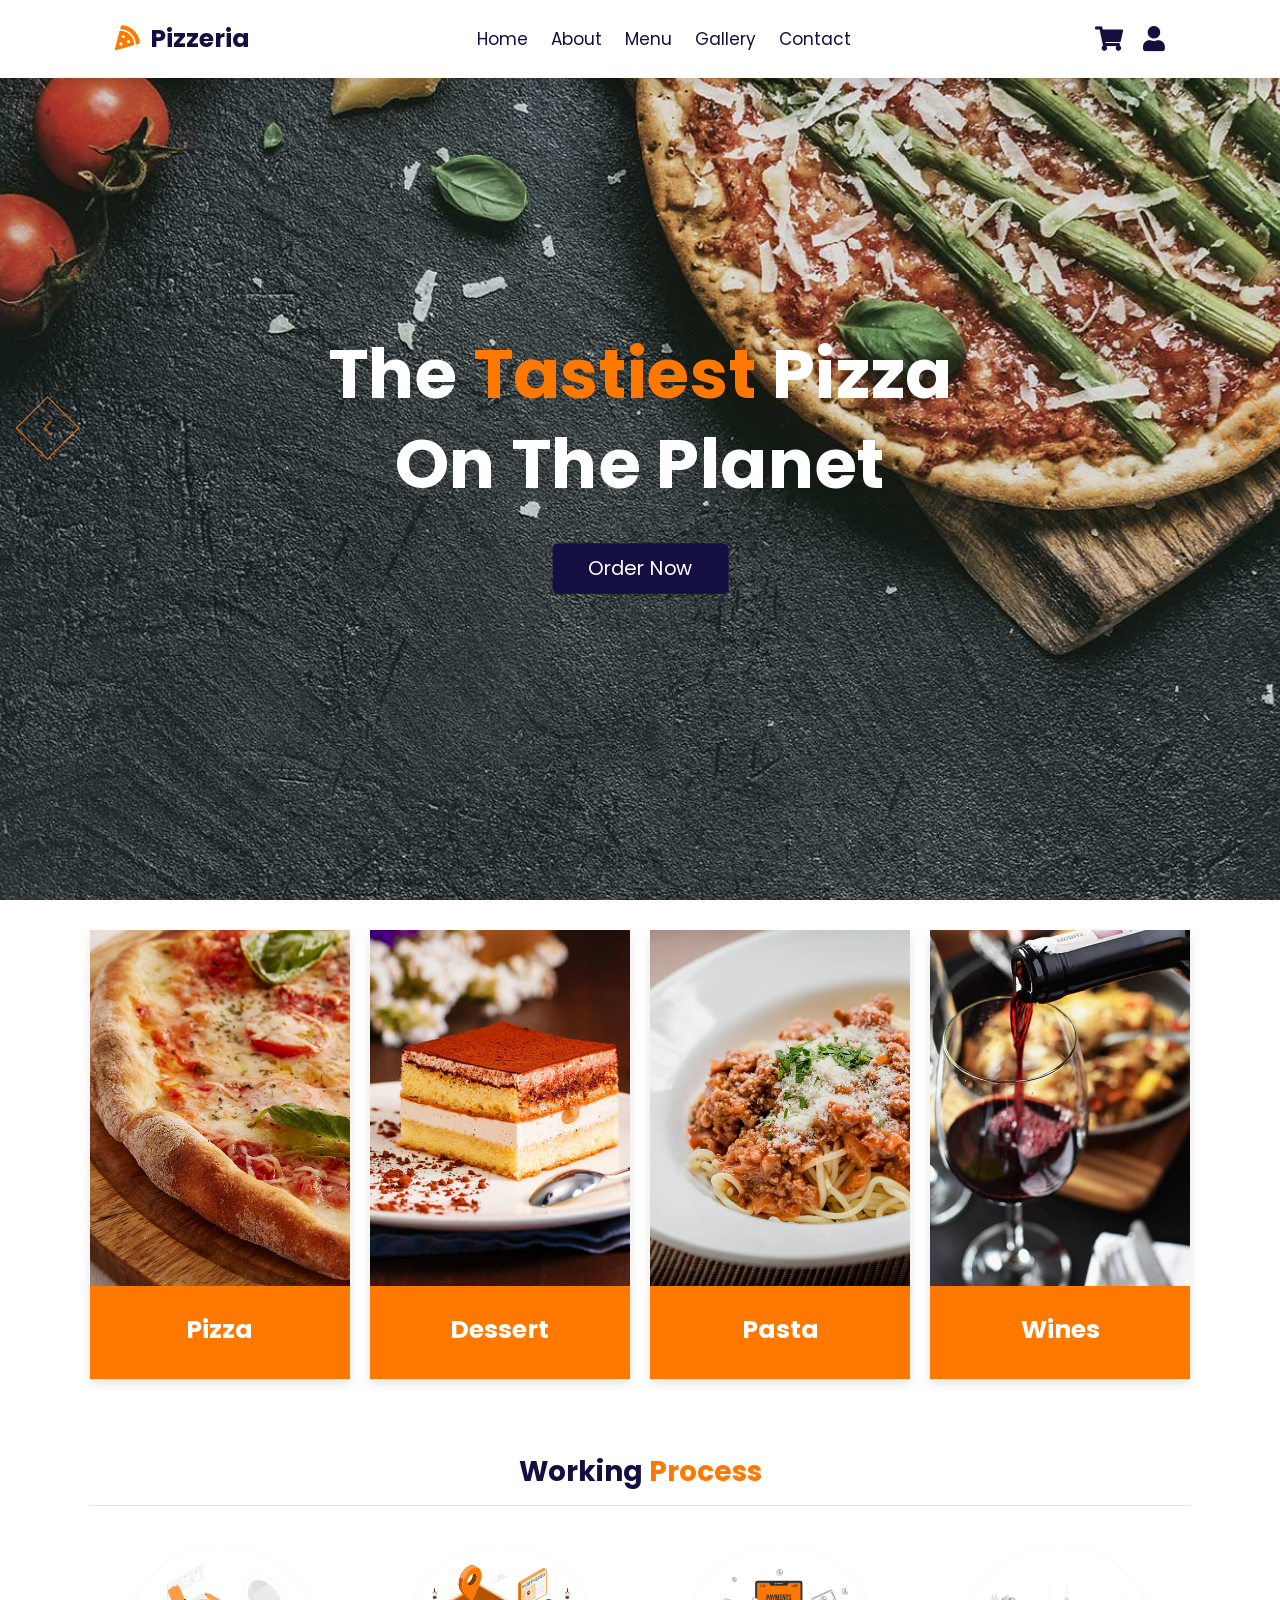
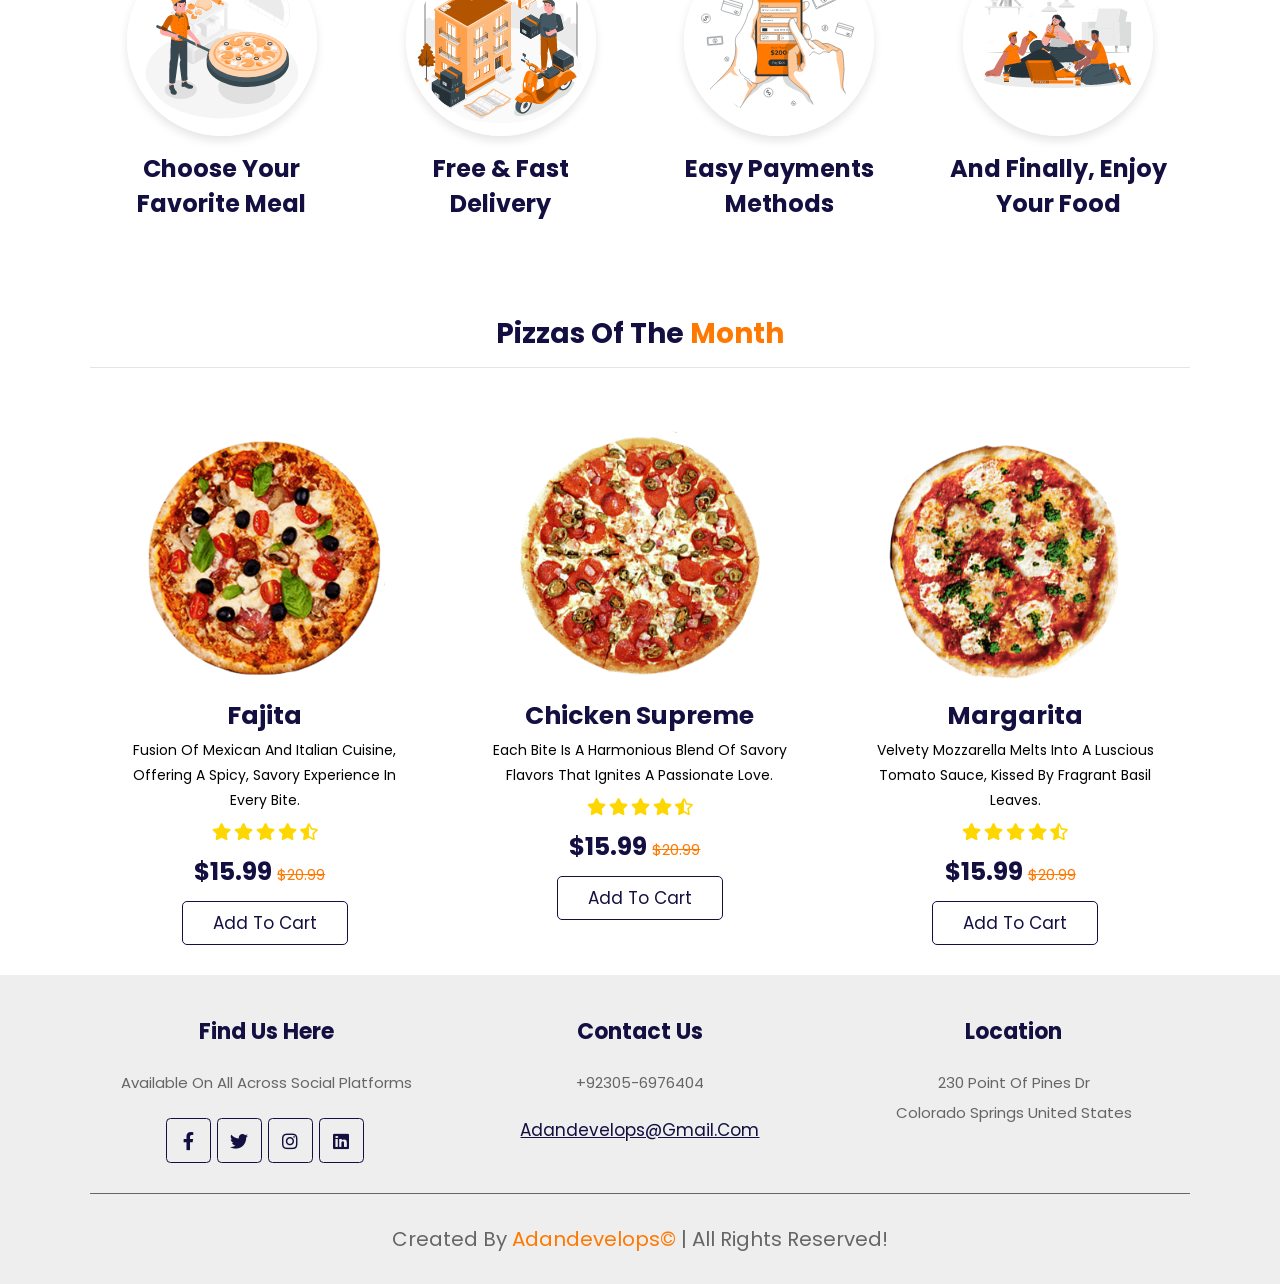
<file: index.html>
<!DOCTYPE html>
<html lang="en">
<head>
    <meta charset="UTF-8">
    <meta http-equiv="X-UA-Compatible" content="IE=edge">
    <meta name="viewport" content="width=device-width, initial-scale=1.0">
    <title>Pizzeria</title>
    <!-- font awesome cdn link  -->
    <link rel="stylesheet" href="https://cdnjs.cloudflare.com/ajax/libs/font-awesome/5.15.4/css/all.min.css">
    <!-- swiper cdn link -->
    <link rel="stylesheet" href="https://cdn.jsdelivr.net/npm/swiper@9/swiper-bundle.min.css"/>
    <!-- custom css link -->
    <link rel="stylesheet" href="style.css">
    <link rel="icon" type="image/png" href="pizza-3.png" sizes="32x32">
</head>
<body>
    
    <!-- header section starts -->

    <header class="header">

        <a href="home.html" class="logo"> <i class="fas fa-pizza-slice"></i> Pizzeria</a>

        <nav class="navbar">
            <a href="home.html">home</a>
            <a href="about.html">about</a>
            <a href="menu.html">menu</a>
            <a href="gallery.html">gallery</a>
            <a href="contact.html">contact</a>
        </nav>

        <div class="icons">
            <div id="cart" class="fas fa-shopping-cart"></div>
            <div id="login" class="fas fa-user"></div>
            <div id="menu" class="fas fa-bars"></div>
        </div>

        <div class="shopping-cart">

            <div class="box">
                <i class="fas fa-times"></i>
                <img src="cart-1.png" alt="">
                <div class="content">
                    <h3>pizza</h3>
                    <span class="quantity">1</span>
                    <span class="multiply">x</span>
                    <span class="price">$ 20</span>
                </div>
            </div>

            <div class="box">
                <i class="fas fa-times"></i>
                <img src="cart-2.png" alt="">
                <div class="content">
                    <h3>pizza</h3>
                    <span class="quantity">1</span>
                    <span class="multiply">x</span>
                    <span class="price">$ 20</span>
                </div>
            </div>

            <div class="box">
                <i class="fas fa-times"></i>
                <img src="cart-3.png" alt="">
                <div class="content">
                    <h3>pizza</h3>
                    <span class="quantity">1</span>
                    <span class="multiply">x</span>
                    <span class="price">$ 20</span>
                </div>
            </div>
            <h3 class="total">total: $60</h3>
            <a href="#" class="btn">checkout cart</a>
        </div>

        <form action="" class="login-form">
            <h3>login form</h3>
            <input type="email" placeholder="Enter your email" class="box">
            <input type="password" placeholder="Enter your password" class="box">
            <div class="remember">
                <input type="checkbox" name="" id="remember-me">
                <label for="remember-me">remember me</label>
            </div>
            <input type="submit" value="login" class="btn">
        </form>
       
    </header>

    <!-- header section ends -->

    <!-- home section starts -->

    <section class="home">

        <div class="swiper home-slider">

            <div class="swiper-wrapper">

                <div class="swiper-slide slide" style="background: url(slider-1.jpg) no-repeat;">
                    <div class="content">
                        <h3>The <span>tastiest</span> pizza <br> on the planet</h3>
                        <a href="#" class="btn">order now</a>
                    </div>
                </div>

                <div class="swiper-slide slide" style="background: url(slider-2.jpg) no-repeat;">
                    <div class="content">
                        <h3>the <span>tastiest</span> pizza <br> on the planet</h3>
                        <a href="#" class="btn">order now</a>
                    </div>
                </div>

                <div class="swiper-slide slide" style="background: url(slider-3.jpg) no-repeat;">
                    <div class="content">
                        <h3>the <span>tastiest</span> pizza <br> on the planet</h3>
                        <a href="#" class="btn">order now</a>
                    </div>
                </div>

            </div>

            <div class="swiper-button-prev"></div>
            <div class="swiper-button-next"></div>

        </div>

    </section>

    <!-- home section ends -->

    <!-- banner section starts -->

    <section class="banner">

        <div class="box-container">

            <div class="box">
                <div class="image">
                    <img src="banner-1.jpg" alt="">
                </div>
                <div class="content">
                    <h3>pizza</h3>
                </div>
            </div>

            <div class="box">
                <div class="image">
                    <img src="banner-2.jpg" alt="">
                </div>
                <div class="content">
                    <h3>dessert</h3>
                </div>
            </div>

            <div class="box">
                <div class="image">
                    <img src="banner-3.jpg" alt="">
                </div>
                <div class="content">
                    <h3>pasta</h3>
                </div>
            </div>

            <div class="box">
                <div class="image">
                    <img src="banner-4.jpg" alt="">
                </div>
                <div class="content">
                    <h3>wines</h3>
                </div>
            </div>

        </div>

    </section>

    <!-- banner section ends -->

    <!-- steps section starts -->

    <section class="steps">

        <h1 class="title">Working <span>Process</span></h1>

        <div class="box-container">

            <div class="box">
                <img src="work-1.gif" alt="">
                <h3>choose your favorite Meal</h3>
            </div>

            <div class="box">
                <img src="work-2.gif" alt="">
                <h3>free & fast delivery</h3>
            </div>

            <div class="box">
                <img src="work-3.gif" alt="">
                <h3>easy payments methods</h3>
            </div>

            <div class="box">
                <img src="work-4.gif" alt="">
                <h3>and finally, enjoy your food</h3>
            </div>

        </div>

    </section>

    <!-- steps section ends -->

    <!-- pizza menu section starts -->

    <section class="pizzas">

        <h1 class="title">pizzas of the <span>month</span></h1>

        <div class="box-container">

            <div class="box">
                <img src="pizza-1.png" alt="">
                <h3>Fajita</h3>
                <p>Fusion of Mexican and Italian cuisine, offering a spicy, savory experience in every bite.</p>
                <div class="stars">
                    <i class="fas fa-star"></i>
                    <i class="fas fa-star"></i>
                    <i class="fas fa-star"></i>
                    <i class="fas fa-star"></i>
                    <i class="fas fa-star-half-alt"></i>
                </div>
                <div class="price">$15.99 <span>$20.99</span></div>
                <a href="#" class="btn">add to cart</a>
            </div>

            <div class="box">
                <img src="pizza-2.png" alt="">
                <h3>Chicken Supreme</h3>
                <p>Each bite is a harmonious blend of savory flavors that ignites a passionate love.</p>
                <div class="stars">
                    <i class="fas fa-star"></i>
                    <i class="fas fa-star"></i>
                    <i class="fas fa-star"></i>
                    <i class="fas fa-star"></i>
                    <i class="fas fa-star-half-alt"></i>
                </div>
                <div class="price">$15.99 <span>$20.99</span></div>
                <a href="#" class="btn">add to cart</a>
            </div>

            <div class="box">
                <img src="pizza-3.png" alt="">
                <h3>margarita</h3>
                <p>velvety mozzarella melts into a luscious tomato sauce, kissed by fragrant basil leaves.</p>
                <div class="stars">
                    <i class="fas fa-star"></i>
                    <i class="fas fa-star"></i>
                    <i class="fas fa-star"></i>
                    <i class="fas fa-star"></i>
                    <i class="fas fa-star-half-alt"></i>
                </div>
                <div class="price">$15.99 <span>$20.99</span></div>
                <a href="#" class="btn">add to cart</a>
            </div>

        </div>

    </section>

    <!-- pizza menu section ends -->

    <!-- footer section starts -->

    <section class="footer">

        <div class="box-container">

            <div class="box">
                <h3>find us here</h3>
                <p>Available on all across Social Platforms</p>
                <div class="share">
                    <a href="#" class="fab fa-facebook-f"></a>
                    <a href="#" class="fab fa-twitter"></a>
                    <a href="#" class="fab fa-instagram"></a>
                    <a href="#" class="fab fa-linkedin"></a>
                </div>
            </div>

            <div class="box">
                <h3>contact us</h3>
                <p>+92305-6976404</p>
                <a href="#" class="link">Adandevelops@gmail.com</a>
            </div>

            <div class="box">
                <h3>Location</h3>
                <p>230 point of pines dr <br>
                    colorado springs
                    united states</p>
            </div>

        </div>
        <div class="credit">created by <span>Adandevelops© </span> | all rights reserved!</div>

    </section>

    <!-- footer section ends -->



  











    <!-- swiper cdn link -->
    <script src="https://cdn.jsdelivr.net/npm/swiper@9/swiper-bundle.min.js"></script>

    <!-- custom js link -->
    <script src="script.js"></script>

</body>
</html>
</file>
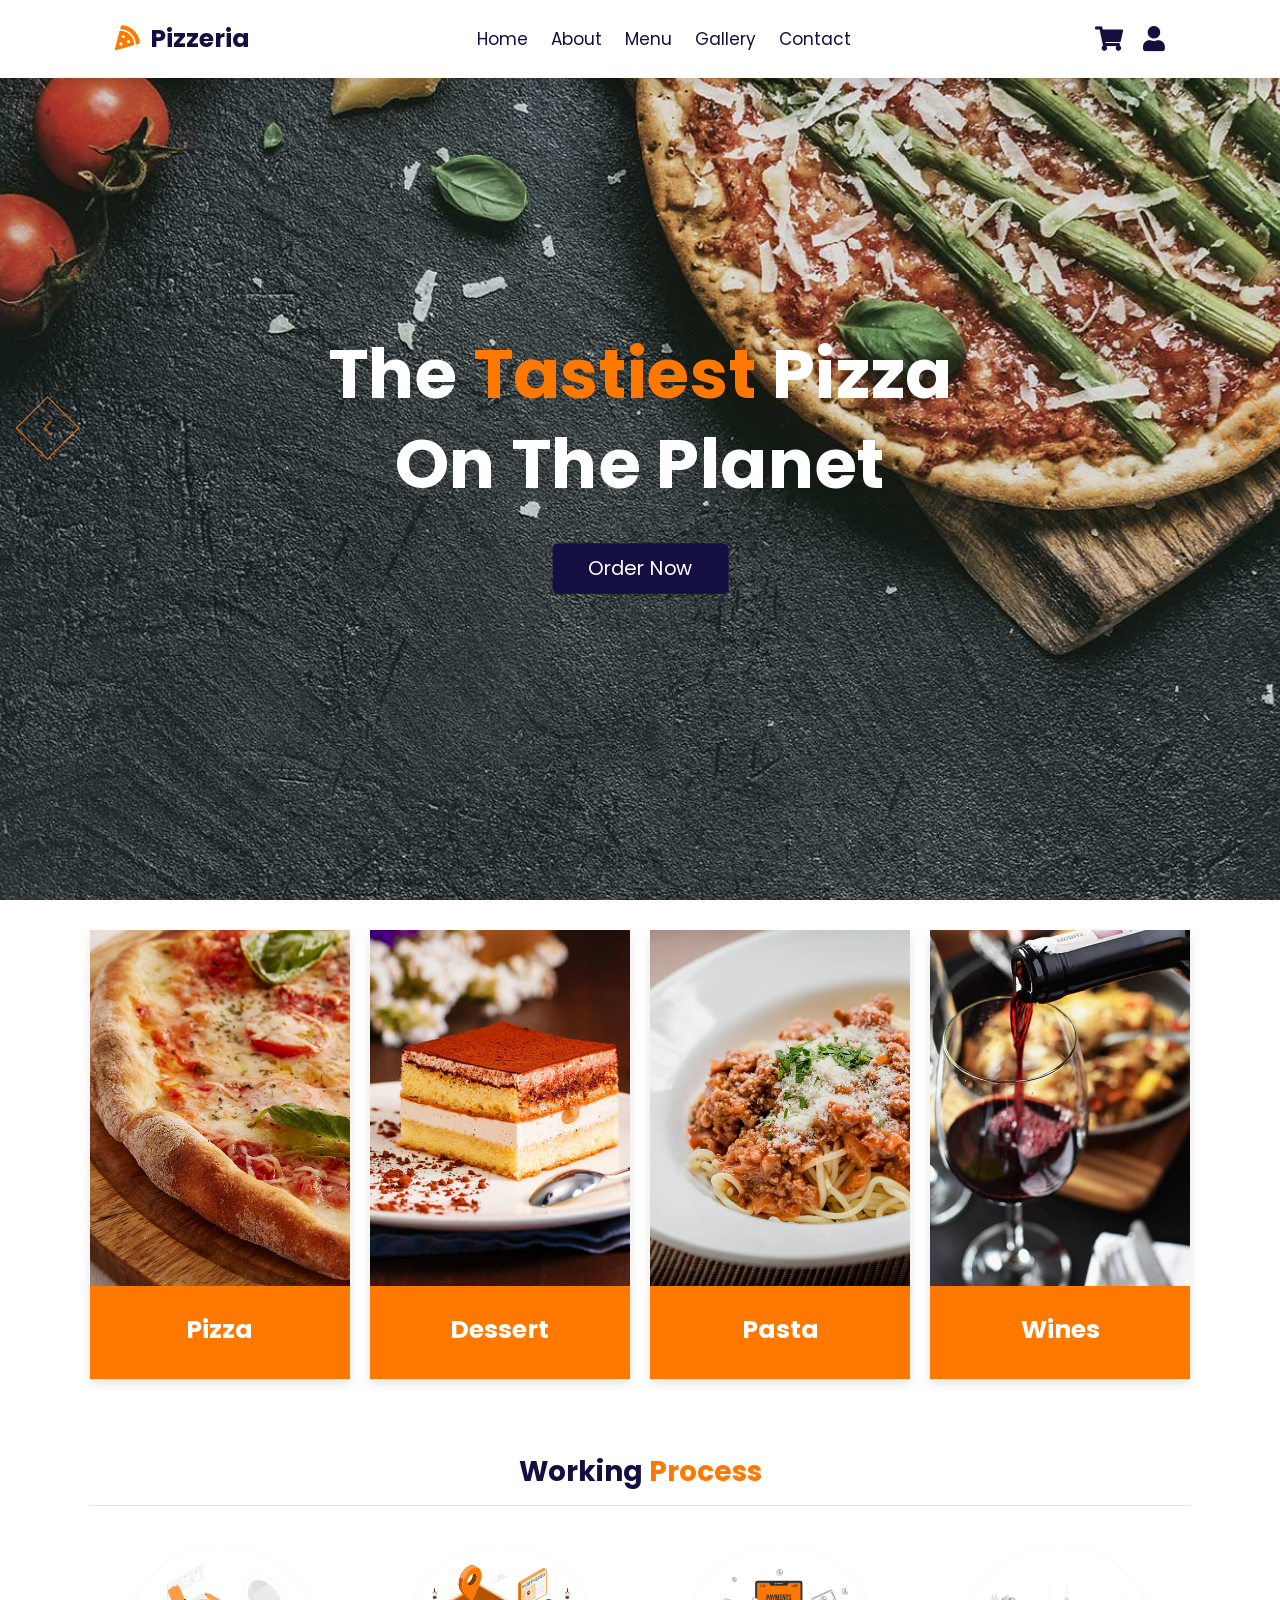
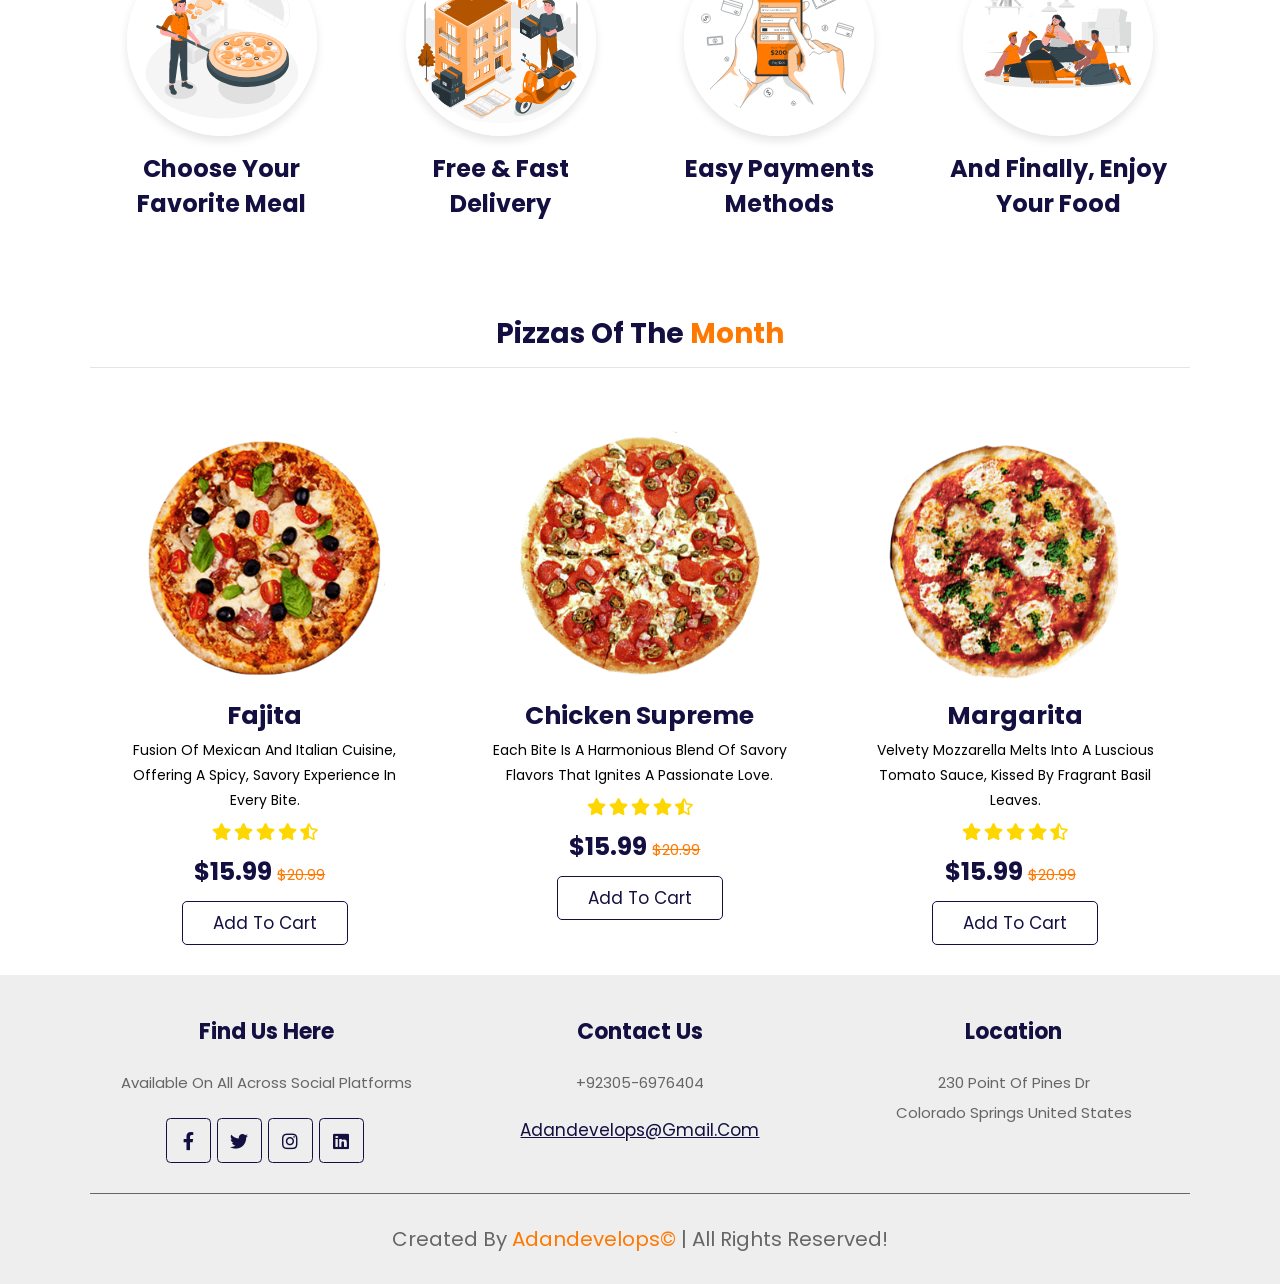
<file: home.html>
<!DOCTYPE html>
<html lang="en">
<head>
    <meta charset="UTF-8">
    <meta http-equiv="X-UA-Compatible" content="IE=edge">
    <meta name="viewport" content="width=device-width, initial-scale=1.0">
    <title>Pizzeria</title>
    <!-- font awesome cdn link  -->
    <link rel="stylesheet" href="https://cdnjs.cloudflare.com/ajax/libs/font-awesome/5.15.4/css/all.min.css">
    <!-- swiper cdn link -->
    <link rel="stylesheet" href="https://cdn.jsdelivr.net/npm/swiper@9/swiper-bundle.min.css"/>
    <!-- custom css link -->
    <link rel="stylesheet" href="style.css">
    <link rel="icon" type="image/png" href="pizza-3.png" sizes="32x32">
</head>
<body>
    
    <!-- header section starts -->

    <header class="header">

        <a href="index.html" class="logo"> <i class="fas fa-pizza-slice"></i> Pizzeria</a>

        <nav class="navbar">
            <a href="index.html">home</a>
            <a href="about.html">about</a>
            <a href="menu.html">menu</a>
            <a href="gallery.html">gallery</a>
            <a href="contact.html">contact</a>
        </nav>

        <div class="icons">
            <div id="cart" class="fas fa-shopping-cart"></div>
            <div id="login" class="fas fa-user"></div>
            <div id="menu" class="fas fa-bars"></div>
        </div>

        <div class="shopping-cart">

            <div class="box">
                <i class="fas fa-times"></i>
                <img src="cart-1.png" alt="">
                <div class="content">
                    <h3>pizza</h3>
                    <span class="quantity">1</span>
                    <span class="multiply">x</span>
                    <span class="price">$ 20</span>
                </div>
            </div>

            <div class="box">
                <i class="fas fa-times"></i>
                <img src="cart-2.png" alt="">
                <div class="content">
                    <h3>pizza</h3>
                    <span class="quantity">1</span>
                    <span class="multiply">x</span>
                    <span class="price">$ 20</span>
                </div>
            </div>

            <div class="box">
                <i class="fas fa-times"></i>
                <img src="cart-3.png" alt="">
                <div class="content">
                    <h3>pizza</h3>
                    <span class="quantity">1</span>
                    <span class="multiply">x</span>
                    <span class="price">$ 20</span>
                </div>
            </div>
            <h3 class="total">total: $60</h3>
            <a href="#" class="btn">checkout cart</a>
        </div>

        <form action="" class="login-form">
            <h3>login form</h3>
            <input type="email" placeholder="Enter your email" class="box">
            <input type="password" placeholder="Enter your password" class="box">
            <div class="remember">
                <input type="checkbox" name="" id="remember-me">
                <label for="remember-me">remember me</label>
            </div>
            <input type="submit" value="login" class="btn">
        </form>
       
    </header>

    <!-- header section ends -->

    <!-- home section starts -->

    <section class="home">

        <div class="swiper home-slider">

            <div class="swiper-wrapper">

                <div class="swiper-slide slide" style="background: url(slider-1.jpg) no-repeat;">
                    <div class="content">
                        <h3>The <span>tastiest</span> pizza <br> on the planet</h3>
                        <a href="#" class="btn">order now</a>
                    </div>
                </div>

                <div class="swiper-slide slide" style="background: url(slider-2.jpg) no-repeat;">
                    <div class="content">
                        <h3>the <span>tastiest</span> pizza <br> on the planet</h3>
                        <a href="#" class="btn">order now</a>
                    </div>
                </div>

                <div class="swiper-slide slide" style="background: url(slider-3.jpg) no-repeat;">
                    <div class="content">
                        <h3>the <span>tastiest</span> pizza <br> on the planet</h3>
                        <a href="#" class="btn">order now</a>
                    </div>
                </div>

            </div>

            <div class="swiper-button-prev"></div>
            <div class="swiper-button-next"></div>

        </div>

    </section>

    <!-- home section ends -->

    <!-- banner section starts -->

    <section class="banner">

        <div class="box-container">

            <div class="box">
                <div class="image">
                    <img src="banner-1.jpg" alt="">
                </div>
                <div class="content">
                    <h3>pizza</h3>
                </div>
            </div>

            <div class="box">
                <div class="image">
                    <img src="banner-2.jpg" alt="">
                </div>
                <div class="content">
                    <h3>dessert</h3>
                </div>
            </div>

            <div class="box">
                <div class="image">
                    <img src="banner-3.jpg" alt="">
                </div>
                <div class="content">
                    <h3>pasta</h3>
                </div>
            </div>

            <div class="box">
                <div class="image">
                    <img src="banner-4.jpg" alt="">
                </div>
                <div class="content">
                    <h3>wines</h3>
                </div>
            </div>

        </div>

    </section>

    <!-- banner section ends -->

    <!-- steps section starts -->

    <section class="steps">

        <h1 class="title">Working <span>Process</span></h1>

        <div class="box-container">

            <div class="box">
                <img src="work-1.gif" alt="">
                <h3>choose your favorite Meal</h3>
            </div>

            <div class="box">
                <img src="work-2.gif" alt="">
                <h3>free & fast delivery</h3>
            </div>

            <div class="box">
                <img src="work-3.gif" alt="">
                <h3>easy payments methods</h3>
            </div>

            <div class="box">
                <img src="work-4.gif" alt="">
                <h3>and finally, enjoy your food</h3>
            </div>

        </div>

    </section>

    <!-- steps section ends -->

    <!-- pizza menu section starts -->

    <section class="pizzas">

        <h1 class="title">pizzas of the <span>month</span></h1>

        <div class="box-container">

            <div class="box">
                <img src="pizza-1.png" alt="">
                <h3>Fajita</h3>
                <p>Fusion of Mexican and Italian cuisine, offering a spicy, savory experience in every bite.</p>
                <div class="stars">
                    <i class="fas fa-star"></i>
                    <i class="fas fa-star"></i>
                    <i class="fas fa-star"></i>
                    <i class="fas fa-star"></i>
                    <i class="fas fa-star-half-alt"></i>
                </div>
                <div class="price">$15.99 <span>$20.99</span></div>
                <a href="#" class="btn">add to cart</a>
            </div>

            <div class="box">
                <img src="pizza-2.png" alt="">
                <h3>Chicken Supreme</h3>
                <p>Each bite is a harmonious blend of savory flavors that ignites a passionate love.</p>
                <div class="stars">
                    <i class="fas fa-star"></i>
                    <i class="fas fa-star"></i>
                    <i class="fas fa-star"></i>
                    <i class="fas fa-star"></i>
                    <i class="fas fa-star-half-alt"></i>
                </div>
                <div class="price">$15.99 <span>$20.99</span></div>
                <a href="#" class="btn">add to cart</a>
            </div>

            <div class="box">
                <img src="pizza-3.png" alt="">
                <h3>margarita</h3>
                <p>velvety mozzarella melts into a luscious tomato sauce, kissed by fragrant basil leaves.</p>
                <div class="stars">
                    <i class="fas fa-star"></i>
                    <i class="fas fa-star"></i>
                    <i class="fas fa-star"></i>
                    <i class="fas fa-star"></i>
                    <i class="fas fa-star-half-alt"></i>
                </div>
                <div class="price">$15.99 <span>$20.99</span></div>
                <a href="#" class="btn">add to cart</a>
            </div>

        </div>

    </section>

    <!-- pizza menu section ends -->

    <!-- footer section starts -->

    <section class="footer">

        <div class="box-container">

            <div class="box">
                <h3>find us here</h3>
                <p>Available on all across Social Platforms</p>
                <div class="share">
                    <a href="#" class="fab fa-facebook-f"></a>
                    <a href="#" class="fab fa-twitter"></a>
                    <a href="#" class="fab fa-instagram"></a>
                    <a href="#" class="fab fa-linkedin"></a>
                </div>
            </div>

            <div class="box">
                <h3>contact us</h3>
                <p>+92305-6976404</p>
                <a href="#" class="link">Adandevelops@gmail.com</a>
            </div>

            <div class="box">
                <h3>Location</h3>
                <p>230 point of pines dr <br>
                    colorado springs
                    united states</p>
            </div>

        </div>
        <div class="credit">created by <span>Adandevelops© </span> | all rights reserved!</div>

    </section>

    <!-- footer section ends -->



  











    <!-- swiper cdn link -->
    <script src="https://cdn.jsdelivr.net/npm/swiper@9/swiper-bundle.min.js"></script>

    <!-- custom js link -->
    <script src="script.js"></script>

</body>
</html>
</file>
<file: style.css>
@import url("https://fonts.googleapis.com/css2?family=Poppins:wght@100;300;400;500;600&display=swap");

*{
  font-family: 'Poppins', sans-serif;
  margin: 0; padding: 0;
  box-sizing: border-box;
  outline: none;
  border: none;
  text-decoration: none;
  text-transform: capitalize;
  transition: .2s linear;
}

html{
  font-size: 62.5%;
  overflow-x: hidden;
  scroll-behavior: smooth;
}

section{
  padding: 3rem 7%;
}

.title{
  text-align: center;
  font-size: 2.8rem;
  margin-bottom: 3rem;
  padding: 1.2rem 0;
  border-bottom: .1rem solid rgba(0,0,0,0.1);
  color: #130f40;
}

.title span{
  color: #ff7800;
}

.heading{
  background: url(images/heading-bg.png) no-repeat;
  background-size: cover;
  background-position: center;
  text-align: center;
  padding-top: 12rem;
  padding-bottom: 8rem;
}

.heading h1{
  color: #fff;
  font-size: 4rem;
}

.heading p{
  padding-top: 1rem;
  font-size: 2rem;
  color: #fff;
}

.heading p a{
  color: #ff7800;
  padding-right: .5rem;
}

.btn{
  display: inline-block;
  margin-top: 1rem;
  padding: .8rem 3rem;
  border: .1rem solid #130f40;
  border-radius: .5rem;
  background: none;
  color: #130f40;
  font-size: 1.7rem;
  cursor: pointer;
}

.btn:hover{
  background: #130f40;
  color: #fff;
}

/* header */

.header{
  position: fixed;
  top: 0; left: 0; right: 0;
  z-index: 1000;
  background: #fff;
  box-shadow: 0 0.5rem 1rem rgba(0,0,0,0.1);
  display: flex;
  align-items: center;
  justify-content: space-between;
  padding: 2rem 9%;
}

.header .logo{
  font-size: 2.5rem;
  font-weight: bolder;
  color: #130f40;
}

.header .logo i{
  color: #ff7800;
  padding-right: .5rem;
}

.header .navbar a{
  font-size: 1.7rem;
  color: #130f40;
  margin: 0 1rem;
}

.header .navbar a:hover{
  color: #ff7800;
}

.header .icons div{
  font-size: 2.5rem;
  margin-left: 1.7rem;
  color: #130f40;
  cursor: pointer;
}

.header .icons div:hover{
  color: #ff7800;
}

.header .icons #menu{
  display: none;
}

.header .shopping-cart{
  position: absolute;
  top: 115%; right: -105%;
  background: #fff;
  border-radius: .5rem;
  box-shadow: 0 0.5rem 1rem rgba(0,0,0,0.1);
  width: 35rem;
  padding: 2rem;
}

.header .shopping-cart.active{
  right: 2rem;
  transition: .4s linear;
}

.header .shopping-cart .box{
  display: flex;
  align-items: center;
  gap: 1.5rem;
  margin-bottom: 1.5rem;
  position: relative;
}

.header .shopping-cart .box .fa-times{
  position: absolute;
  top: 50%; right: 2rem;
  transform: translateY(-50%);
  font-size: 2rem;
  color: #666;
  cursor: pointer;
}

.header .shopping-cart .box .fa-times:hover{
  color: #ff7800;
}

.header .shopping-cart .box img{
  height: 10rem;
}

.header .shopping-cart .box .content h3{
  font-size: 1.7rem;
  padding-bottom: .5rem;
  color: #130f40;
}

.header .shopping-cart .box .content span{
  font-size: 1.5rem;
  color: #666;
}

.header .shopping-cart .box .content span.multiply{
  margin: 0 .5rem;
}

.header .shopping-cart .total{
  color: #130f40;
  text-align: center;
  font-size: 2.2rem;
}

.header .shopping-cart .btn{
  text-align: center;
  width: 100%;
}

.header .login-form{
  position: absolute;
  top: 115%; right: -105%;
  background: #fff;
  border-radius: .5rem;
  box-shadow: 0 0.5rem 1rem rgba(0,0,0,0.1);
  width: 35rem;
  padding: 2rem;
}

.header .login-form.active{
  right: 2rem;
  transition: .4s linear;
}

.header .login-form h3{
  color: #130f40;
  text-transform: uppercase;
  font-size: 2.2rem;
  text-align: center;
  margin-bottom: .7rem;
}

.header .login-form .box{
  margin: .7rem 0;
  border: .1rem solid rgba(0,0,0,0.1);
  padding: 1rem 1.2rem;
  font-size: 1.5rem;
  color: #130f40;
  text-transform: none;
  width: 100%;
}

.header .login-form .remember{
  display: flex;
  align-items: center;
  gap: .5rem;
  margin: .7rem 0;
}

.header .login-form .remember label{
  font-size: 1.5rem;
  color: #666;
  cursor: pointer;
}

.header .login-form .btn{
  margin: 1rem 0;
  width: 100%;
  text-align: center;
}

/* end */

/* home */

.home{
  padding: 0;
}

.home .slide{
  min-height: 100vh;
  background-size: cover !important;
  background-position: center !important;
  display: flex;
  align-items: center;
  justify-content: center;
}

.home .slide .content{
  width: 60rem;
  text-align: center;
  display: none;
}

.home .slide .content h3{
  font-size: 6rem;
  color: #fff;
  line-height: 1.3;
  padding: 2rem 0;
  animation: sliderReveal 1s ease forwards;
}

.home .slide .content h3 span{
  color: #ff7800;
}

.home .slide .content .btn{
  background: #130f40;
  color: #fff;
  animation: sliderReveal 1s ease forwards;
}

.home .swiper-slide-active .content{
  display: inline-block;
}

.home .swiper-slide-active{
  animation: smoothScale 4s linear forwards;
}

@keyframes sliderReveal{
  0%{
    transform: translateY(30px);
    opacity: 0;
  }
  100%{
    transform: translateY(0px);
    opacity: 1;
  }
}

@keyframes smoothScale{
  0%{
    transform: scale(1);
  }
  100%{
    transform: scale(1.15);
  }
}

.swiper-button-prev,
.swiper-button-next{
  height: 4.5rem;
  width: 4.5rem;
  line-height: 4.5rem;
  margin-left: 1.5rem;
  transform: translateY(-50%) rotate(45deg);
  border: .1rem solid #ff7800;
  color: #ff7800;
}

.swiper-button-prev::after,
.swiper-button-next::after{
  font-size: 1.5rem;
  transform: rotate(-45deg);
}

.swiper-button-prev:hover,
.swiper-button-next:hover{
  background: #ff7800;
  color: #fff;
}

/* end */

/* banner */

.banner .box-container{
  display: grid;
  grid-template-columns: repeat(auto-fit, minmax(25rem, 1fr));
  gap: 2rem;
}

.banner .box-container .box{
  box-shadow: 0 .5rem 1rem rgba(0,0,0,0.1);
  position: relative;
  overflow: hidden;
  text-align: center;
  background: #ff7800;
}

.banner .box-container .box .image{
  width: 100%;
}

.banner .box-container .box .image img{
  height: 100%;
  width: 100%;
  object-fit: cover;
}

.banner .box-container .box .content{
  padding: 2rem;
}

.banner .box-container .box .content h3{
  font-size: 2.5rem;
  color: #fff;
  margin-bottom: 1rem;
}

/* end */

/* steps */

.steps .box-container{
  display: flex;
  flex-wrap: wrap;
  gap: 1.5rem;
}

.steps .box-container .box{
  flex: 1 1 25rem;
  padding: 1rem;
  text-align: center;
}

.steps .box-container .box img{
  box-shadow: 0 .5rem 1rem rgba(0,0,0,0.1);
  border: 1rem solid #fff;
  border-radius: 50%;
}

.steps .box-container .box h3{
  font-size: 2.4rem;
  color: #130f40;
  padding: 1rem;
}

/* ends */

/* pizza menu */

.pizzas .box-container{
  display: grid;
  grid-template-columns: repeat(auto-fit, minmax(30rem, 1fr));
  gap: 2.5rem;
}

.pizzas .box-container .box{
  padding:0 2.5rem;
  position: relative;
  overflow: hidden;
  text-align: center;
}

.pizzas .box-container .box img{
  height: 29rem;
}

.pizzas .box-container .box:hover img{
  transform: scale(1.1);
}

.pizzas .box-container .box h3{
  font-size: 2.5rem;
  color: #130f40;
  line-height: 1.8;
}

.pizzas .box-container .box p{
  font-size: 1.4rem;
  line-height: 1.8;
}

.pizzas .box-container .box .stars{
  padding: 1rem 0;
}

.pizzas .box-container .box .stars i{
  font-size: 1.7rem;
  color: gold;
}

.pizzas .box-container .box .price{
  color: #130f40;
  font-size: 2.5rem;
  font-weight: bolder;
  margin-right: 1rem;
}

.pizzas .box-container .box .price span{
  font-size: 1.5rem;
  font-weight: lighter;
  color: #ff7800;
  text-decoration: line-through;
}

/* end */

/* about us */

.about .row{
  display: flex;
  align-items: center;
  flex-wrap: wrap;
  gap: 4rem;
}

.about .row .image{
  flex: 1 1 32rem;
}

.about .row .image img{
  width: 100%;
  box-shadow: 0 .5rem 1rem rgba(0,0,0,0.1);
}

.about .row .content{
  flex: 1 1 50rem;
}

.about .row .content h3{
  font-size: 3.5rem;
  color: #130f40;
}

.about .row .content h3 span{
  color: #ff7800;
}

.about .row .content p{
  font-size: 1.6rem;
  color: #666;
  padding: 2rem 0;
  line-height: 2;
}

/* end */

/* blogs */

.blogs .box-container{
  display: grid;
  grid-template-columns: repeat(auto-fit, minmax(30rem, 1fr));
  gap: 4rem;
}

.blogs .box-container .box{
  text-align: center;
  box-shadow: 0 .5rem 1rem rgba(0,0,0,0.1);
  padding: 1.5rem;
  border-radius: .5rem;
}

.blogs .box-container .box img{
  height: 25rem;
  width: 100%;
  object-fit: cover;
  border-radius: .5rem;
}

.blogs .box-container .box .icons{
  background: #ff7800;
  border-radius: .5rem;
  padding: 1rem;
  position: relative;
  top: -2rem;
  display: inline-block;
}

.blogs .box-container .box .icons a{
  font-size: 1.4rem;
  color: #fff;
  margin: 0 1rem;
}

.blogs .box-container .box .icons a:hover{
  color: #130f40;
}

.blogs .box-container .box .icons a i{
  color: #130f40;
  padding-right: .5rem;
}

.blogs .box-container .box h3{
  font-size: 2rem;
  color: #130f40;
}

.blogs .box-container .box p{
  font-size: 1.4rem;
  padding: 1rem 0;
  line-height: 2;
  color: #666;
}

/* end */

/* menu */

.menu .slide .title{
  padding: 1rem;
  font-size: 3rem;
  color: #fff;
  background: #ff7800;
  margin-bottom: 3rem;
  text-align: center;
}

.menu .slide .box-container{
  display: flex;
  flex-wrap: wrap;
  gap: 1.5rem;
  padding-bottom: 4rem;
}

.menu .slide .box-container .box{
  flex: 1 1 38rem;
  background: #eee;
  padding: 2rem;
  box-shadow: 0 .5rem 1rem rgba(0,0,0,0.1);
  display: flex;
  align-items: center;
  justify-content: center;
  gap: 1rem;
}

.menu .slide .box-container .box h3{
  font-size: 2.2rem;
  color: #130f40;
  padding-bottom: .5rem;
}

.menu .slide .box-container .box p{
  font-size: 1.4rem;
  color: #666;
  line-height: 2;
}

.menu .slide .box-container .box .price{
  font-size: 2.2rem;
  color: #ff7800;
}

.menu .slide .box-container .box:hover{
  cursor: pointer;
  transform: scale(.9);
}

/* end */

/* menu-preview-container */

.menu-preview-container{
  background: rgba(0,0,0,0.7);
  position: fixed;
  top: 0; left: 0;
  height: 100%; width: 100%;
  z-index: 1100;
  display: none;
  align-items: center;
  justify-content: center;
}

.menu-preview-container .menu-preview{
  text-align: center;
  background: #fff;
  padding: 3rem 2rem;
  border-radius: .5rem;
  display: none;
  width: 35rem;
}

.menu-preview-container .menu-preview.active{
  display: inline-block;
}

.menu-preview-container .menu-preview h3{
  padding: 1rem 0;
  font-size: 2.5rem;
  color: #130f40;
}

.menu-preview-container .menu-preview .stars{
  margin-top: .5rem;
}

.menu-preview-container .menu-preview .stars i{
  font-size: 1.7rem;
  color: #ff7800;
}

.menu-preview-container .menu-preview p{
  font-size: 1.6rem;
  color: #666;
  padding: 1rem 0;
  line-height: 2;
}

.menu-preview-container .menu-preview .price{
  font-size: 2.5rem;
  color: #130f40;
  margin-bottom: .5rem;
}

#close{
  position: absolute;
  top: 1.5rem; right: 2.5rem;
  font-size: 6rem;
  cursor: pointer;
  color: #fff;
}

#close:hover{
  transform: rotate(90deg);
  color: #ff7800;
}

/* end */

/* gallery */

.gallery .gallery-container{
  display: grid;
  grid-template-columns: repeat(auto-fit, minmax(30rem, 1fr));
  gap: 2rem;
}

.gallery .gallery-container .box{
  height: 30rem;
  position: relative;
  overflow: hidden;
}

.gallery .gallery-container .box img{
  height: 100%;
  width: 100%;
  object-fit: cover;
}

.gallery .gallery-container .box .icon{
  display: none;
  align-items: center;
  justify-content: center;
  position: absolute;
  top: 0; left: 0;
  z-index: 10;
  height: 100%;
  width: 100%;
  background: rgba(0,0,0,0.7);
}

.gallery .gallery-container .box .icon i{
  font-size: 6rem;
  color: #fff;
}

.gallery .gallery-container .box:hover .icon{
  display: flex;
}

/* ends */

/* contact */

.contact .icon-container{
  display: grid;
  grid-template-columns: repeat(auto-fit, minmax(30rem, 1fr));
  gap: 1.5rem;
}

.contact .icon-container .icons{
  text-align: center;
  border: .1rem solid rgba(0,0,0,0.1);
  box-shadow: 0 .5rem 2.4rem rgba(0,0,0,0.05);
  padding: 2rem;
  border-radius: .5rem;
}

.contact .icon-container .icons i{
  height: 6rem;
  width: 6rem;
  line-height: 6rem;
  font-size: 2.5rem;
  background: #eee;
  color: #ff7800;
  border-radius: 50%;
}

.contact .icon-container .icons:hover i{
  background: #ff7800;
  color: #fff;
}

.contact .icon-container .icons h3{
  color: #130f40;
  font-size: 2rem;
  padding: 1rem 0;
}

.contact .icon-container .icons p{
  color: #666;
  font-size: 1.5rem;
  line-height: 2;
}

.contact .row{
  margin-top: 2rem;
  text-align: center;
}

.contact .row form{
  padding: 2rem;
  border: .1rem solid rgba(0,0,0,0.1);
  box-shadow: 0 .6rem 2.4rem rgba(0,0,0,0.05);
  border-radius: .5rem;
}

.contact .row form h3{
  font-size: 2.5rem;
  padding-bottom: 1rem;
  color: #130f40;
}

.contact .row form .inputBox{
  display: flex;
  flex-wrap: wrap;
  justify-content: space-between;
}

.contact .row form .inputBox input{
  width: 49%;
}

.contact .row form .inputBox .box,
.contact .row form textarea{
  padding: 1rem 1.2rem;
  font-size: 1.6rem;
  border: .1rem solid rgba(0,0,0,0.1);
  color: #130f40;
  margin: .7rem 0;
  text-transform: none;
}

.contact .row form textarea{
  width: 100%;
  height: 15rem;
  resize: none;
}

/* end */


/* footer */

.footer{
  background: #eee;
  text-align: center;
}

.footer .box-container{
  display: grid;
  grid-template-columns: repeat(auto-fit, minmax(30rem, 1fr));
  gap: 2rem;
}

.footer .box-container .box h3{
  font-size: 2.2rem;
  text-transform: capitalize;
  color: #130f40;
  padding: 1rem 0;
}

.footer .box-container .box p{
  font-size: 1.5rem;
  line-height: 2;
  color: #666;
  padding: 1rem 0;
}

.footer .box-container .box .share{
  margin-top: 1rem;
}

.footer .box-container .box .share a{
  height: 4.5rem;
  width: 4.5rem;
  line-height: 4.5rem;
  border-radius: 10%;
  font-size: 1.8rem;
  border: .1rem solid #130f40;
  color: #130f40;
  margin-right: .3rem;
  text-align: center;
}

.footer .box-container .box .share a:hover{
  background: #130f40;
  color: #fff;
}

.footer .box-container .box .link{
  font-size: 1.7rem;
  line-height: 2;
  color: #130f40;
  padding: .5rem 0;
  display: block;
  text-decoration: underline;
}

.footer .box-container .box .link:hover{
  color: #ff7800;
}

.footer .credit{
  text-align: center;
  margin-top: 3rem;
  padding-top: 3rem;
  font-size: 2rem;
  text-transform: capitalize;
  color: #666;
  border-top: .1rem solid #666;
}

.footer .credit span{
  color: #ff7800;
}








/* media query */

@media(max-width:991px){

  html{
    font-size: 55%;
  }

  .header{
    padding: 2rem;
  }

  section{
    padding: 3rem;
  }

}

@media(max-width:768px){

  .header .icons #menu{
    display: inline-block;
  }

  .header .navbar{
    position: absolute;
    top: 110%; right: -110%;
    width: 30rem;
    box-shadow: 0 .5rem 1rem rgba(0,0,0,0.1);
    border-radius: .5rem;
    background: #fff;
  }

  .header .navbar.active{
    right: 2rem;
    transition: .4s linear;
  }

  .header .navbar a{
    font-size: 2rem;
    margin: 2rem 2.5rem;
    display: block;
  }

  .home .slide .content h3{
    font-size: 4rem;
  }

}

@media(max-width:450px){
  html{
    font-size: 50%;
  }

  .home .slide .content h3{
    font-size: 3.5rem;
  }
}
</file>
